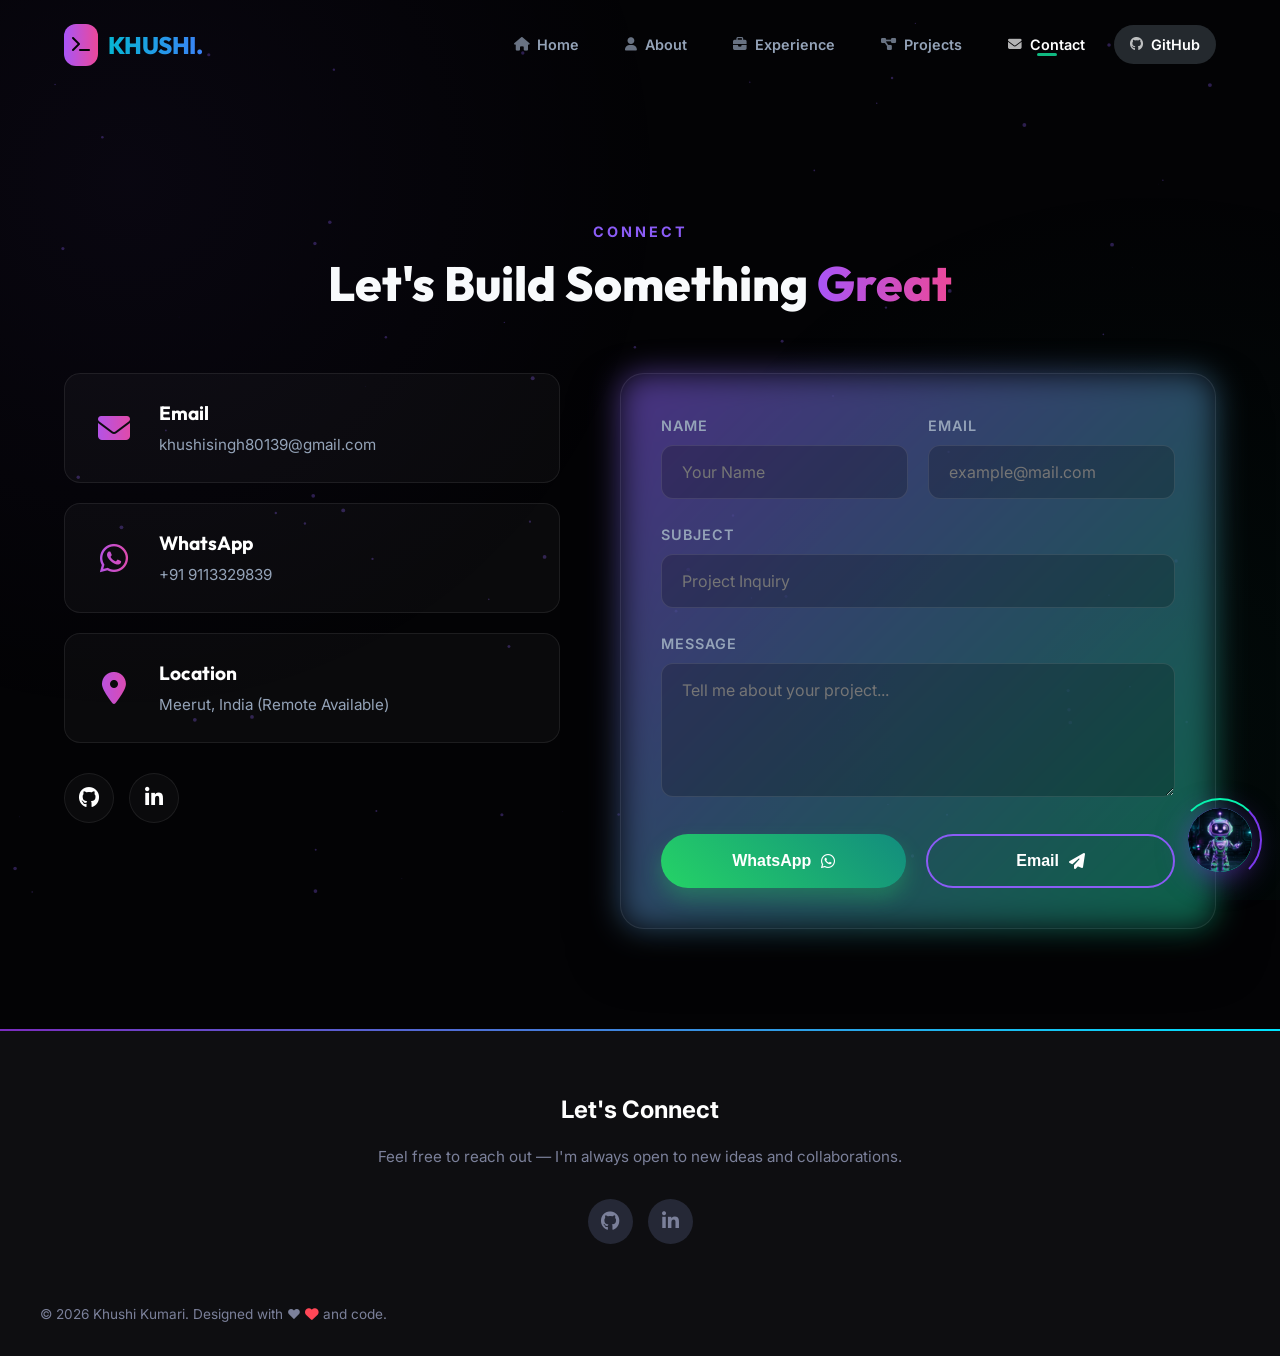
<file: Contact/index.html>
<!DOCTYPE html>
<html lang="en">
<head>
    <meta charset="UTF-8">
    <meta name="viewport" content="width=device-width, initial-scale=1.0">
    <title>Contact - Khushi Kumari | Developer</title>
    
    <link rel="preconnect" href="https://fonts.googleapis.com">
    <link rel="preconnect" href="https://fonts.gstatic.com" crossorigin>
    <link href="https://fonts.googleapis.com/css2?family=Inter:wght@300;400;500;600;700&family=Outfit:wght@400;500;600;700;800;900&display=swap" rel="stylesheet">
    <link rel="stylesheet" href="https://cdnjs.cloudflare.com/ajax/libs/font-awesome/6.5.1/css/all.min.css">
    
    <!-- Shared Styles -->
    <link rel="stylesheet" href="../styles.css">
    <link rel="stylesheet" href="styles.css">
</head>
<body class="dark-theme">

    <div id="custom-cursor"></div>
    <div id="cursor-blur"></div>

    <div class="bg-gradient"></div>
    <canvas id="canvas-dots"></canvas>

    <nav class="nav-glass" id="navbar">
        <div class="container nav-container">
            <a href="../index.html" class="logo">
                <span class="logo-icon"><i class="fas fa-terminal"></i></span>
                <span class="logo-text">KHUSHI.</span>
            </a>
            
            <div class="nav-links" id="nav-menu">
                <a href="../index.html" class="nav-pill"><i class="fas fa-home"></i> Home</a>
                <a href="../about/index.html" class="nav-pill"><i class="fas fa-user"></i> About</a>
                <a href="../Project/index.html" class="nav-pill"><i class="fas fa-briefcase"></i> Experience</a>
                <a href="../Resume/index.html" class="nav-pill"><i class="fas fa-project-diagram"></i> Projects</a>
                <a href="index.html" class="nav-pill active"><i class="fas fa-envelope"></i> Contact</a>
                <a href="https://github.com/Khushi1841" target="_blank" class="nav-pill github-btn"><i class="fab fa-github"></i> GitHub</a>
            </div>

            <button class="menu-toggle" id="menu-toggle">
                <span></span><span></span>
            </button>
        </div>
    </nav>

    <main style="padding-top: 120px;">
        <section class="sec-padding section-active" id="contact">
            <div class="container section-head center">
                <span class="section-tag reveal">Connect</span>
                <h2 class="section-title reveal">Let's Build Something <span class="gradient-text">Great</span></h2>
            </div>
            
            <div class="container contact-split">
                <div class="contact-methods reveal">
                    <div class="method-card">
                        <i class="fas fa-envelope"></i>
                        <div>
                            <h4>Email</h4>
                            <p>khushisingh80139@gmail.com</p>
                        </div>
                    </div>
                    <div class="method-card">
                        <i class="fab fa-whatsapp"></i>
                        <div>
                            <h4>WhatsApp</h4>
                            <p>+91 9113329839</p>
                        </div>
                    </div>
                    <div class="method-card">
                        <i class="fas fa-map-marker-alt"></i>
                        <div>
                            <h4>Location</h4>
                            <p>Meerut, India (Remote Available)</p>
                        </div>
                    </div>
                    
                    <div class="social-row">
                        <a href="https://github.com/Khushi1841" target="_blank"><i class="fab fa-github"></i></a>
                        <a href="https://www.linkedin.com/in/khushi41" target="_blank"><i class="fab fa-linkedin-in"></i></a>
                    </div>
                </div>
                
                <div class="contact-form-glass reveal">
                    <form id="contact-form">
                        <div class="input-grid">
                            <div class="input-wrap">
                                <label>Name</label>
                                <input type="text" id="name" placeholder="Your Name" required>
                            </div>
                            <div class="input-wrap">
                                <label>Email</label>
                                <input type="email" id="email" placeholder="example@mail.com" required>
                            </div>
                        </div>
                        <div class="input-wrap">
                            <label>Subject</label>
                            <input type="text" id="subject" placeholder="Project Inquiry">
                        </div>
                        <div class="input-wrap">
                            <label>Message</label>
                            <textarea id="message" rows="5" placeholder="Tell me about your project..." required></textarea>
                        </div>
                        <div class="form-btns">
                            <button type="button" id="btn-whatsapp" class="btn-primary">WhatsApp <i class="fab fa-whatsapp"></i></button>
                            <button type="button" id="btn-email" class="btn-outline">Email <i class="fas fa-paper-plane"></i></button>
                        </div>
                    </form>
                </div>
            </div>
        </section>
    </main>

    <footer class="footer-connect">
        <div class="footer-gradient-line"></div>
        <div class="container footer-content">
            <h2 class="footer-title">Let's Connect</h2>
            <p class="footer-subtext">Feel free to reach out — I'm always open to new ideas and collaborations.</p>
            <div class="footer-socials">
                <a href="https://github.com/Khushi1841" target="_blank" class="social-circle"><i class="fab fa-github"></i></a>
                <a href="https://www.linkedin.com/in/khushi41" target="_blank" class="social-circle"><i class="fab fa-linkedin-in"></i></a>
            </div>
        </div>
        <div class="footer-bottom">
            <p>&copy; 2026 Khushi Kumari. Designed with ❤️ <i class="fas fa-heart" style="color: #ff4757;"></i> and code.</p>
        </div>
    </footer>

    <!-- Bot Integration -->
    <script src="../chatbot/aksh.js"></script>
    <script src="../script.js"></script>
    <script src="script.js"></script>
</body>
</html>
</file>
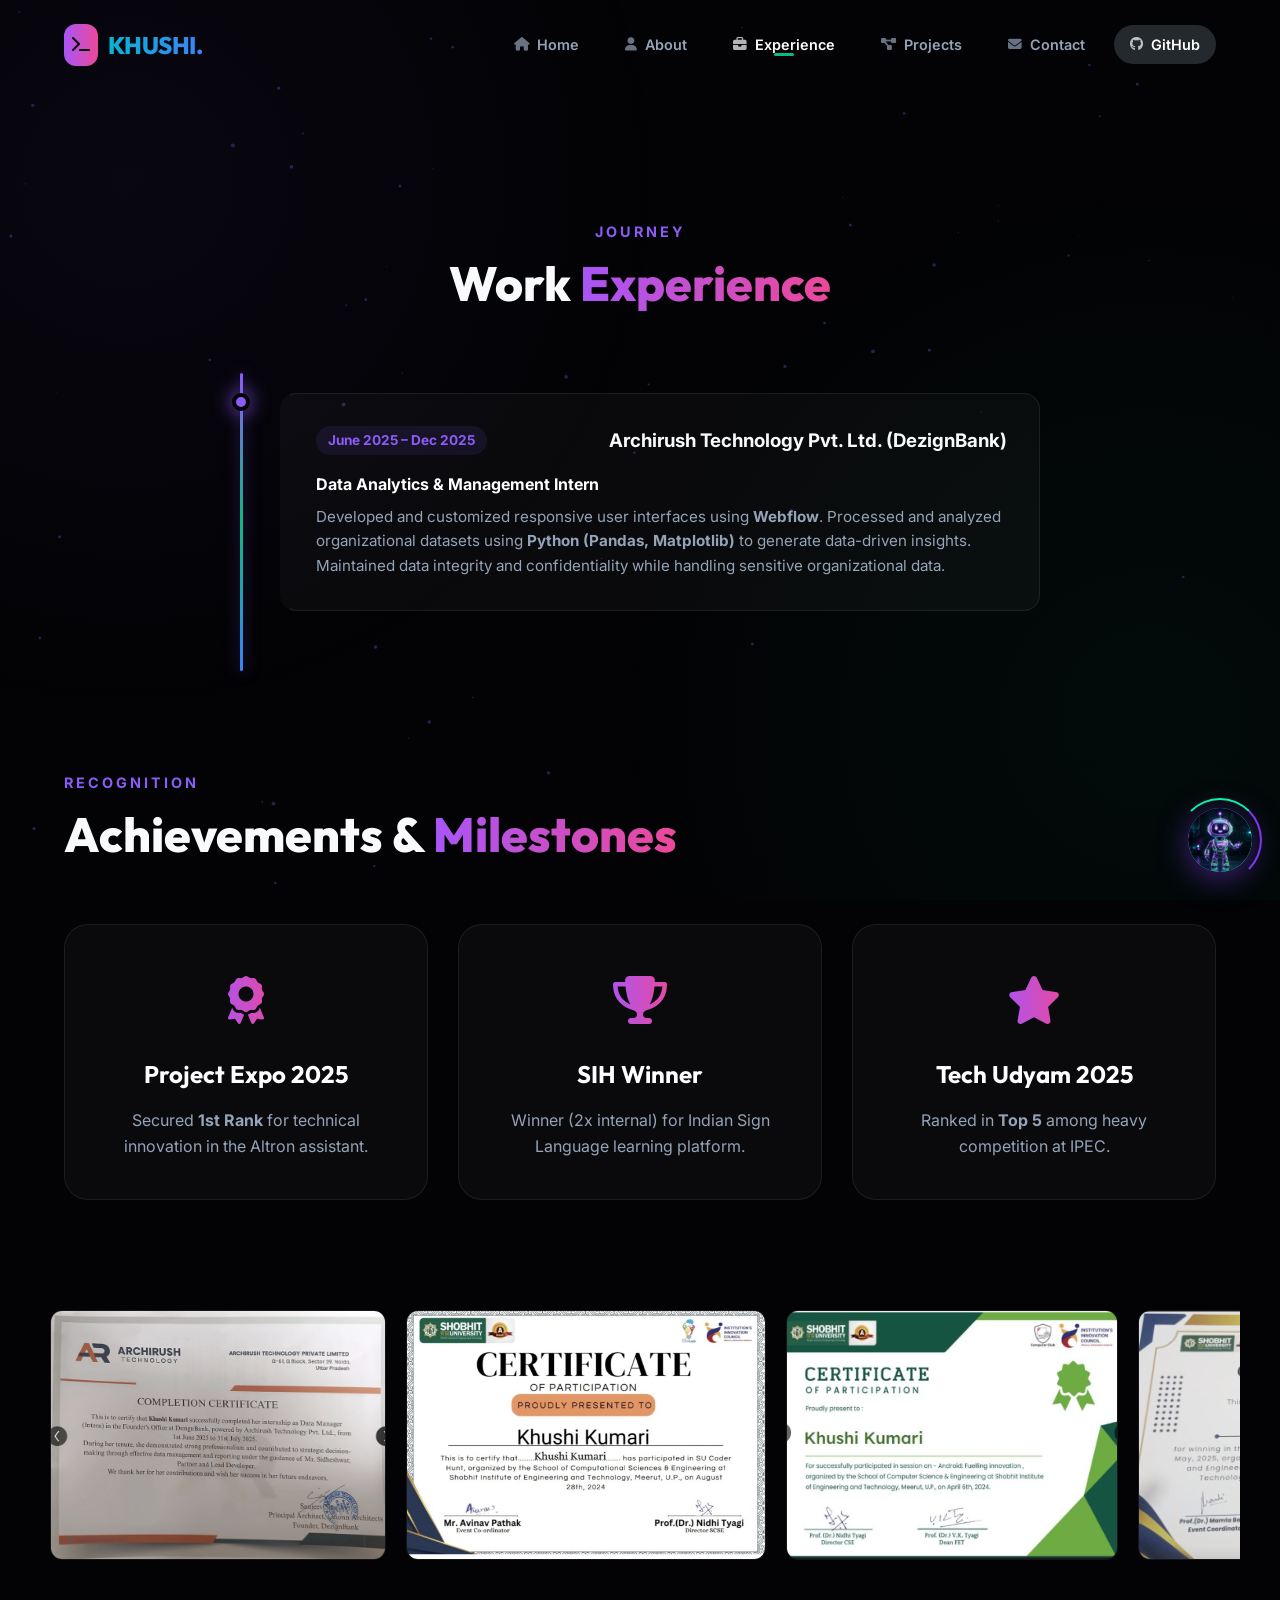
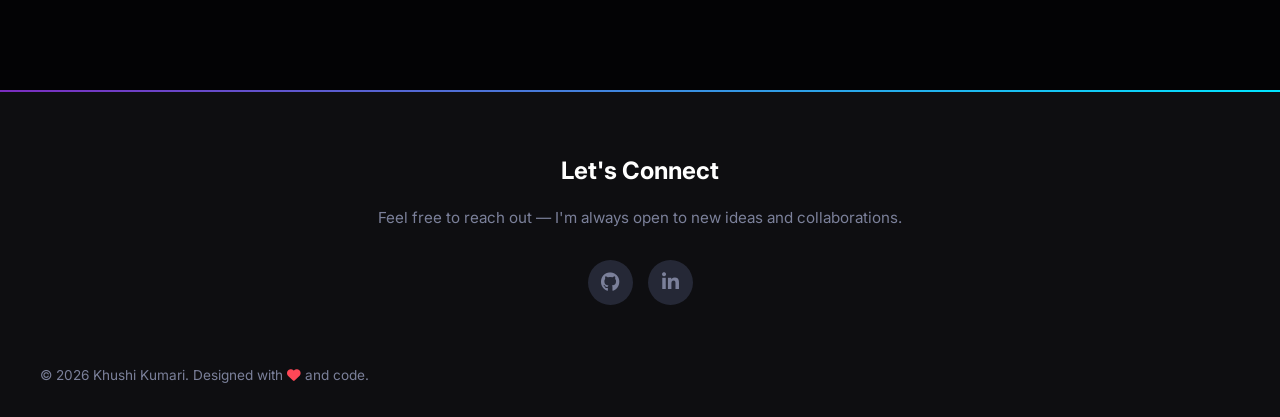
<file: Project/index.html>
<!DOCTYPE html>
<html lang="en">
<head>
    <meta charset="UTF-8">
    <meta name="viewport" content="width=device-width, initial-scale=1.0">
    <title>Experience - Khushi Kumari | Developer</title>
    <meta name="description" content="Work experience and internship of Khushi Kumari — Data Analytics Intern at DezignBank.">
    
    <link rel="preconnect" href="https://fonts.googleapis.com">
    <link rel="preconnect" href="https://fonts.gstatic.com" crossorigin>
    <link href="https://fonts.googleapis.com/css2?family=Inter:wght@300;400;500;600;700&family=Outfit:wght@400;500;600;700;800;900&display=swap" rel="stylesheet">
    <link rel="stylesheet" href="https://cdnjs.cloudflare.com/ajax/libs/font-awesome/6.5.1/css/all.min.css">
    
    <!-- Shared Styles -->
    <link rel="stylesheet" href="../styles.css">
    <!-- Local Styles -->
    <link rel="stylesheet" href="styles.css">
</head>
<body class="dark-theme">

    <div id="custom-cursor"></div>
    <div id="cursor-blur"></div>

    <div class="bg-gradient"></div>
    <canvas id="canvas-dots"></canvas>

    <!-- Navbar -->
    <nav class="nav-glass" id="navbar">
        <div class="container nav-container">
            <a href="../index.html" class="logo">
                <span class="logo-icon"><i class="fas fa-terminal"></i></span>
                <span class="logo-text">KHUSHI.</span>
            </a>
            
            <div class="nav-links" id="nav-menu">
                <a href="../index.html" class="nav-pill"><i class="fas fa-home"></i> Home</a>
                <a href="../about/index.html" class="nav-pill"><i class="fas fa-user"></i> About</a>
                <a href="index.html" class="nav-pill active"><i class="fas fa-briefcase"></i> Experience</a>
                <a href="../Resume/index.html" class="nav-pill"><i class="fas fa-project-diagram"></i> Projects</a>
                <a href="../Contact/index.html" class="nav-pill"><i class="fas fa-envelope"></i> Contact</a>
                <a href="https://github.com/Khushi1841" target="_blank" class="nav-pill github-btn"><i class="fab fa-github"></i> GitHub</a>
            </div>

            <button class="menu-toggle" id="menu-toggle">
                <span></span><span></span>
            </button>
        </div>
    </nav>

    <main style="padding-top: 120px;">
        <section class="sec-padding section-active" id="experience">
            <div class="container section-head center">
                <span class="section-tag reveal">Journey</span>
                <h2 class="section-title reveal">Work <span class="gradient-text">Experience</span></h2>
            </div>

            <div class="container timeline-wrapper reveal">
                <div class="timeline-line"></div>

                <div class="timeline-event">
                    <div class="event-dot"></div>
                    <div class="event-content glass-card">
                        <div class="event-header">
                            <span class="event-date">June 2025 – Dec 2025</span>
                            <h3>Archirush Technology Pvt. Ltd. (DezignBank)</h3>
                        </div>
                        <p class="event-role">Data Analytics &amp; Management Intern</p>
                        <p class="event-desc">
                            Developed and customized responsive user interfaces using <b>Webflow</b>. Processed and analyzed organizational datasets using <b>Python (Pandas, Matplotlib)</b> to generate data-driven insights. Maintained data integrity and confidentiality while handling sensitive organizational data.
                        </p>
                    </div>
                </div>
            </div>

            <!-- Achievements -->
            <div class="container section-head" style="margin-top: 100px;">
                <span class="section-tag reveal">Recognition</span>
                <h2 class="section-title reveal">Achievements &amp; <span class="gradient-text">Milestones</span></h2>
            </div>
            
            <div class="container achievement-strip reveal-stagger">
                <div class="ach-box">
                    <div class="ach-icon"><i class="fas fa-award"></i></div>
                    <h3>Project Expo 2025</h3>
                    <p>Secured <strong>1st Rank</strong> for technical innovation in the Altron assistant.</p>
                </div>
                <div class="ach-box">
                    <div class="ach-icon"><i class="fas fa-trophy"></i></div>
                    <h3>SIH Winner</h3>
                    <p>Winner (2x internal) for Indian Sign Language learning platform.</p>
                </div>
                <div class="ach-box">
                    <div class="ach-icon"><i class="fas fa-star"></i></div>
                    <h3>Tech Udyam 2025</h3>
                    <p>Ranked in <strong>Top 5</strong> among heavy competition at IPEC.</p>
                </div>
            </div>

            <!-- Certificates Slider -->
            <div class="container cert-slider reveal" style="margin-top: 60px;">
                <div class="cert-track">
                    <img src="../Data/images/Certificates/dezignbank.png" alt="Cert">
                    <img src="../Data/images/Certificates/su coder hunt.png" alt="Cert">
                    <img src="../Data/images/Certificates/Android fueling.png" alt="Cert">
                    <img src="../Data/images/Certificates/First Rank Project Expo.png" alt="Cert">
                    <img src="../Data/images/Certificates/Geeks den.png" alt="Cert">
                    <img src="../Data/images/Certificates/Great Learninig.png" alt="Cert">
                    <img src="../Data/images/Certificates/IOt.png" alt="Cert">
                    <img src="../Data/images/Certificates/Jims.png" alt="Cert">
                    <img src="../Data/images/Certificates/Meerut Tech connect.png" alt="Cert">
                    <img src="../Data/images/Certificates/React.png" alt="Cert">
                    <img src="../Data/images/Certificates/Su code quest.png" alt="Cert">
                    <img src="../Data/images/Certificates/su code blaze.png" alt="Cert">
                    <img src="../Data/images/Certificates/Tech Nexus.png" alt="Cert">
                </div>
            </div>
        </section>
    </main>

    <footer class="footer-connect">
        <div class="footer-gradient-line"></div>
        <div class="container footer-content">
            <h2 class="footer-title">Let's Connect</h2>
            <p class="footer-subtext">Feel free to reach out — I'm always open to new ideas and collaborations.</p>
            <div class="footer-socials">
                <a href="https://github.com/Khushi1841" target="_blank" class="social-circle"><i class="fab fa-github"></i></a>
                <a href="https://www.linkedin.com/in/khushi41" target="_blank" class="social-circle"><i class="fab fa-linkedin-in"></i></a>
            </div>
        </div>
        <div class="footer-bottom">
            <p>&copy; 2026 Khushi Kumari. Designed with <i class="fas fa-heart" style="color: #ff4757;"></i> and code.</p>
        </div>
    </footer>

    <script src="../chatbot/aksh.js"></script>
    <script src="../script.js"></script>
    <script src="script.js"></script>
</body>
</html>
</file>
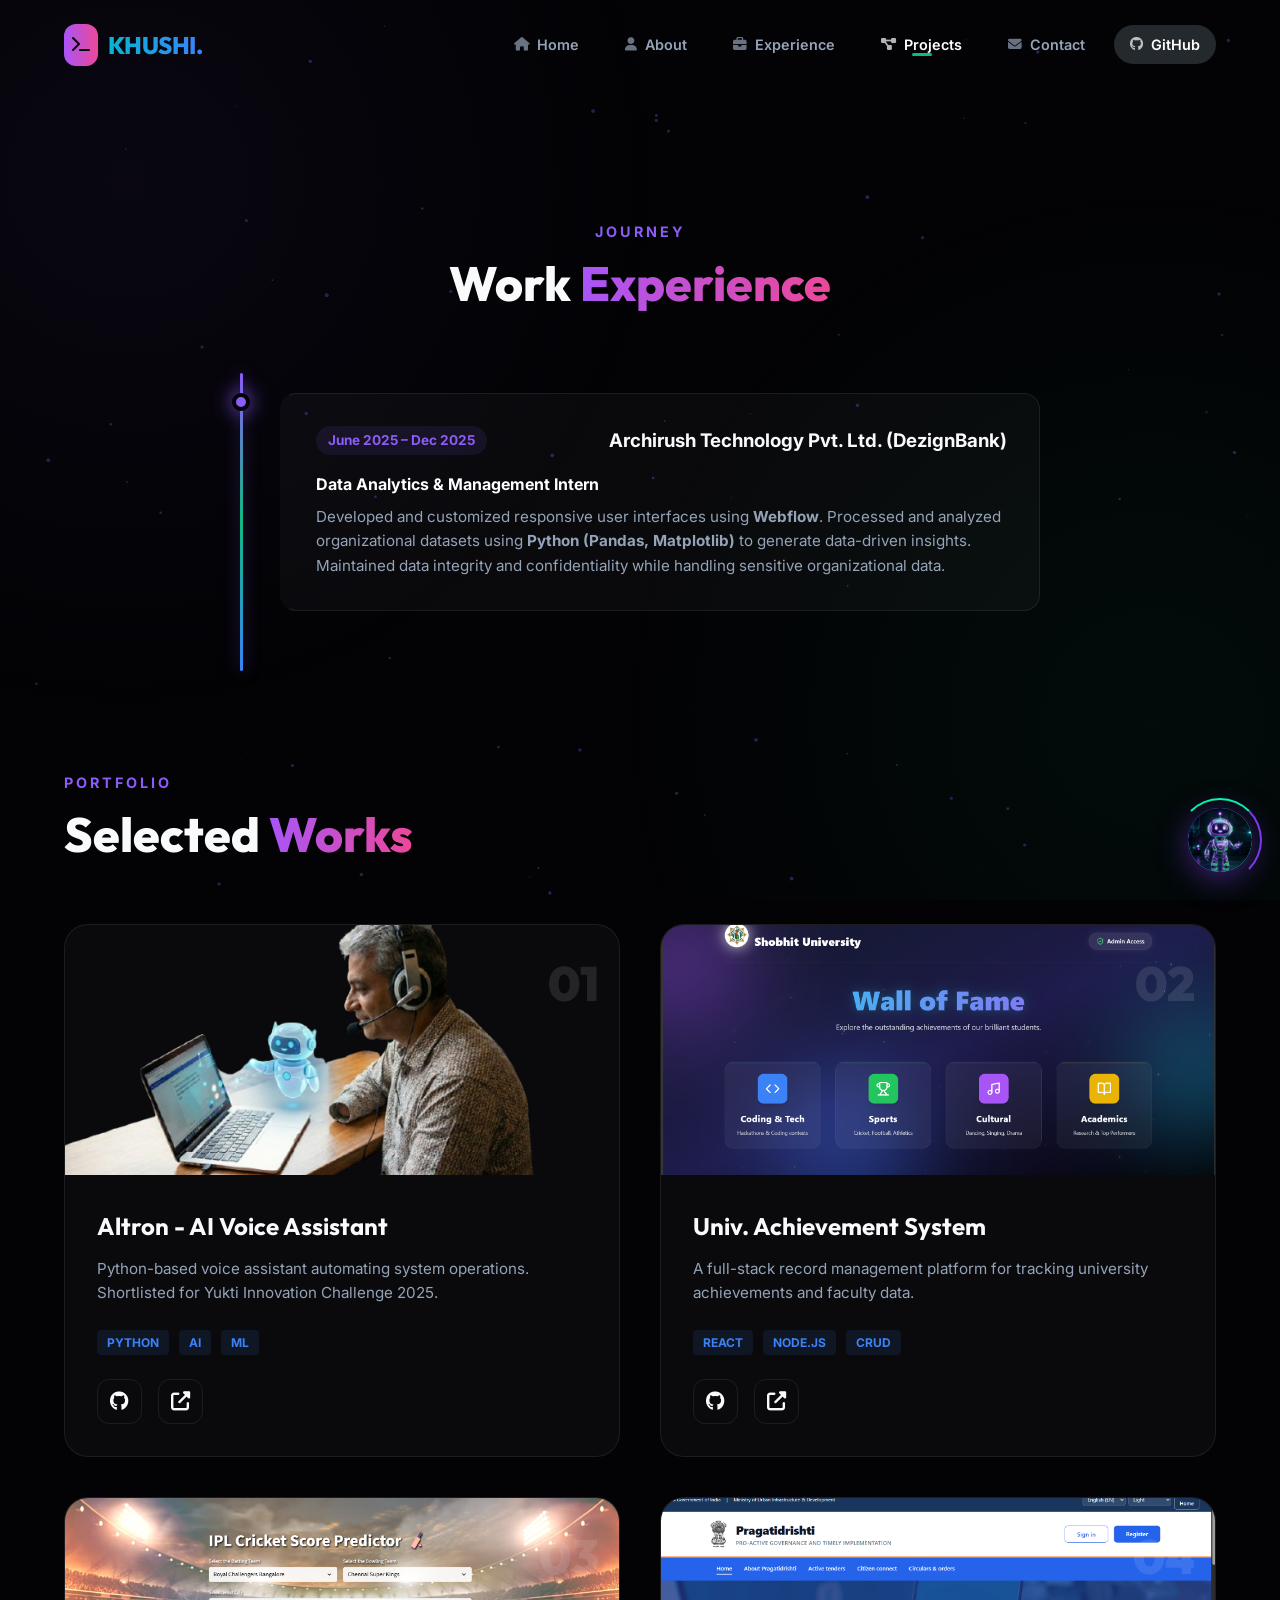
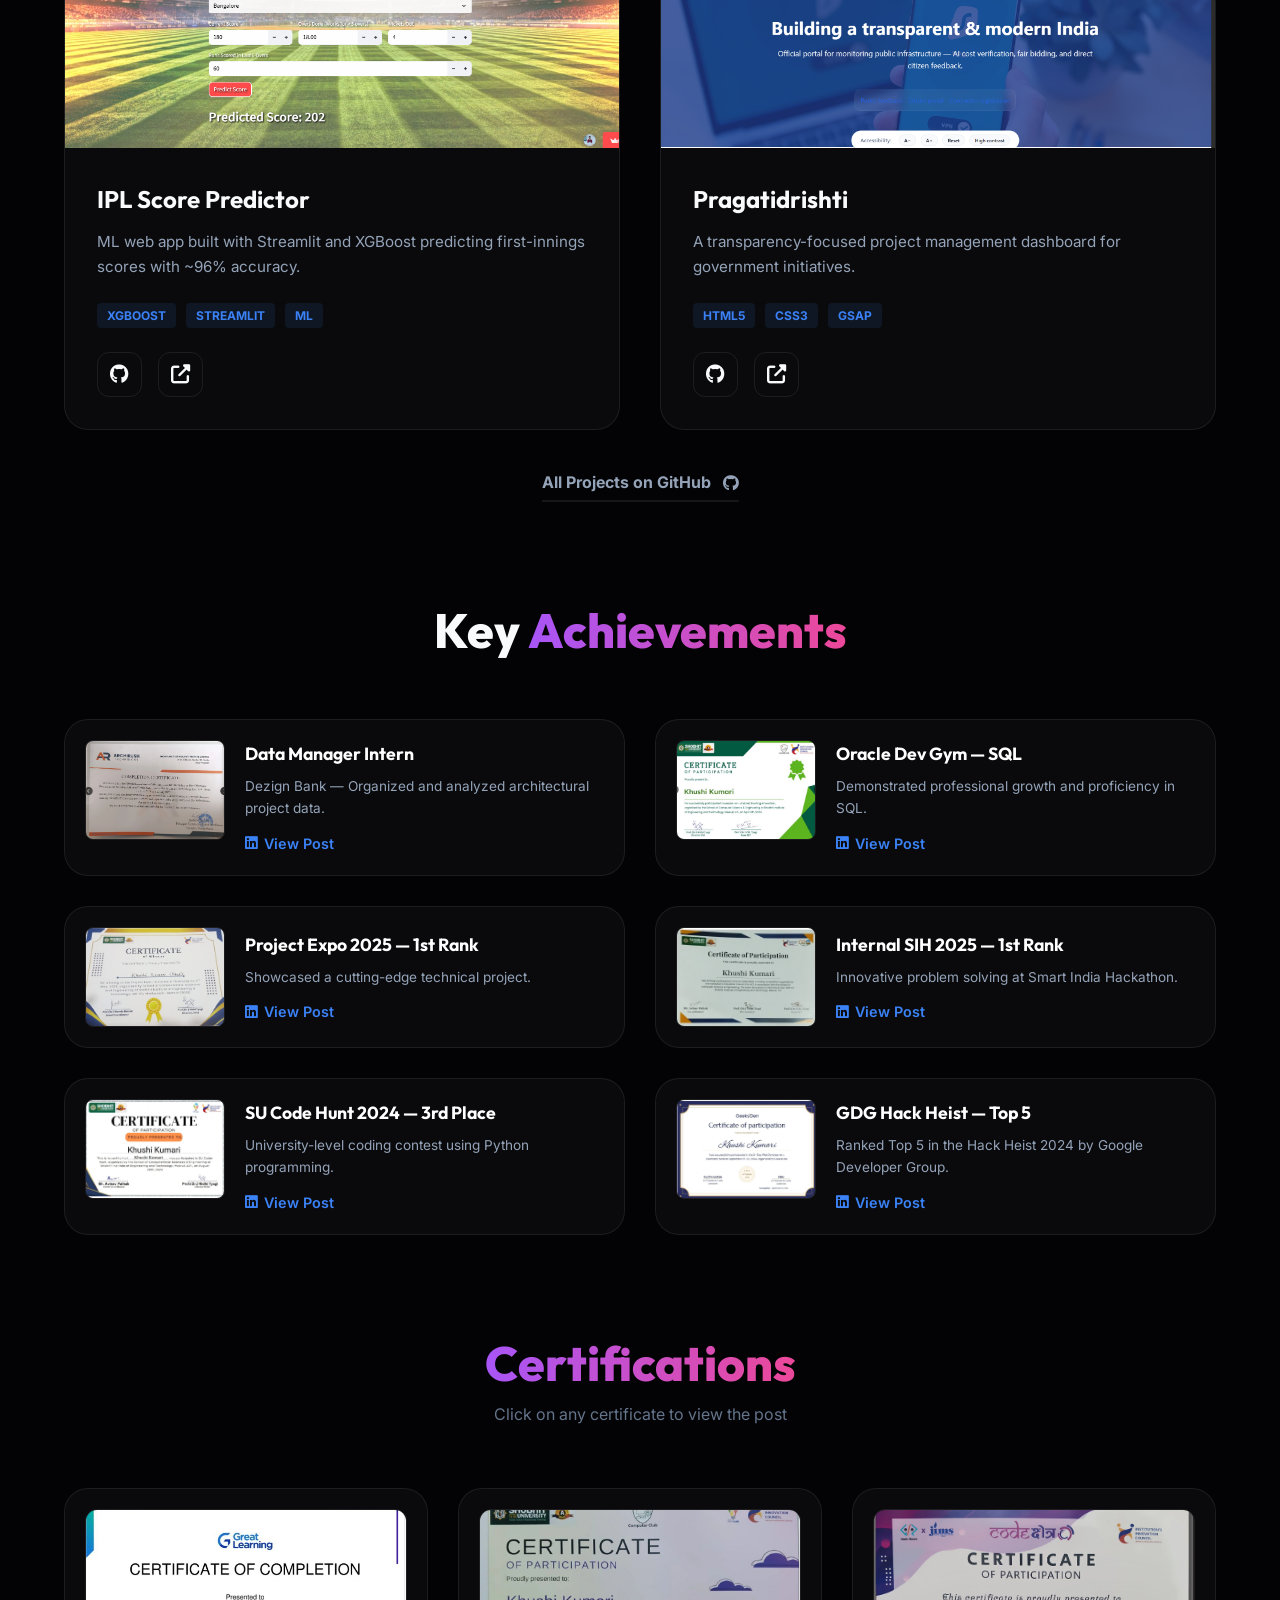
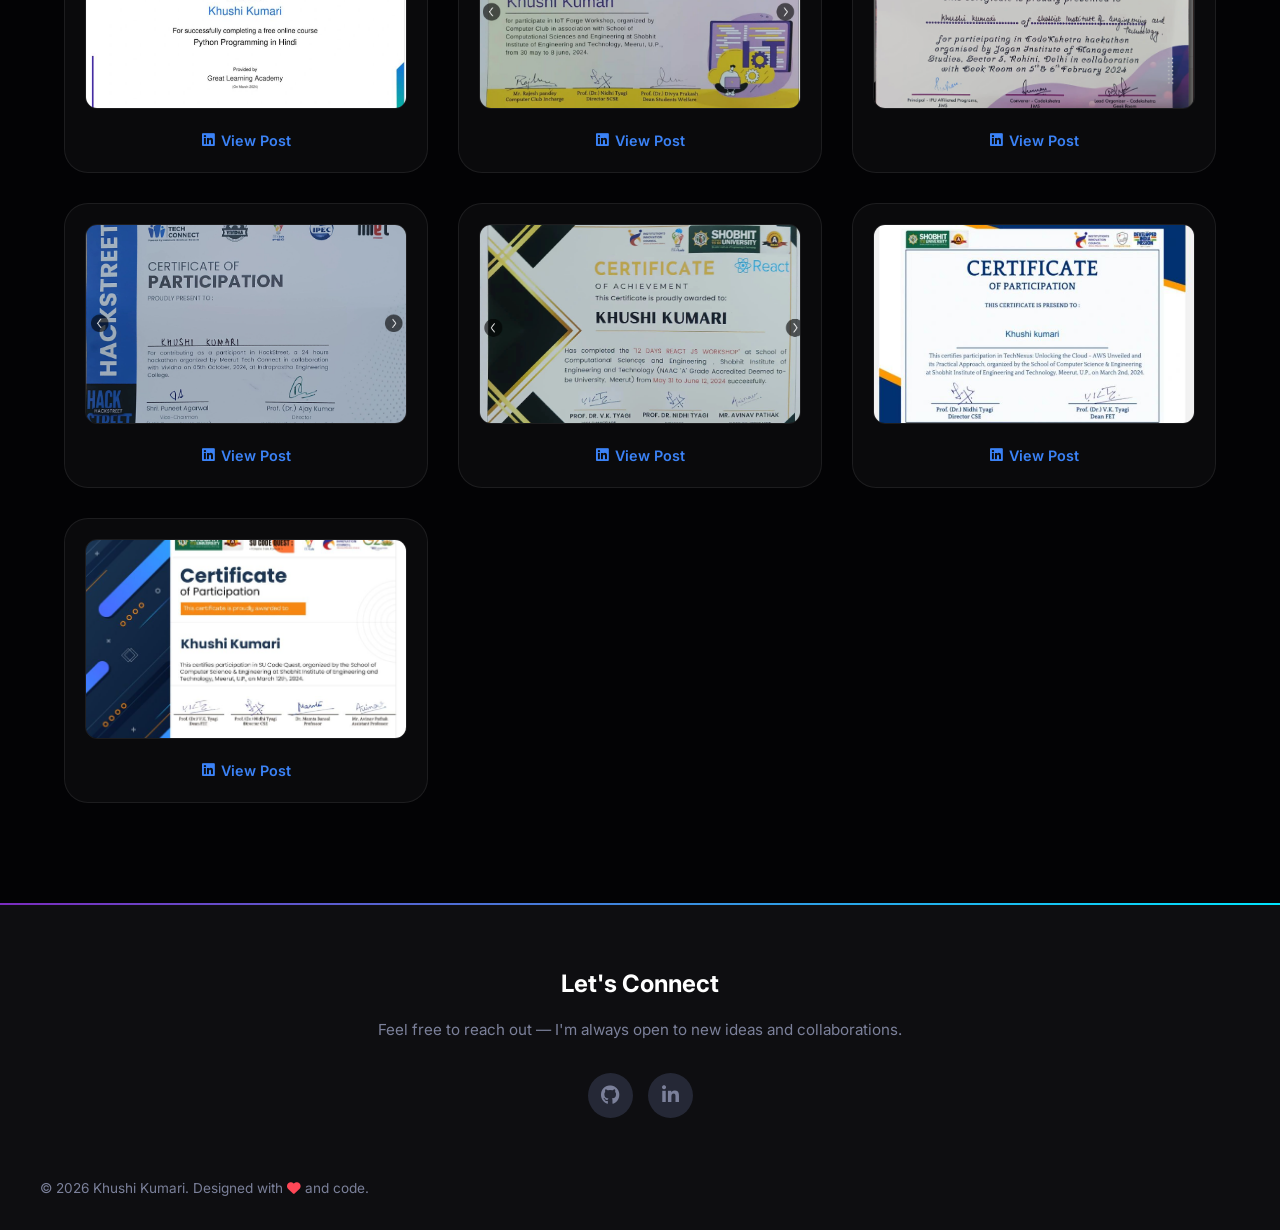
<file: Resume/index.html>
<!DOCTYPE html>
<html lang="en">
<head>
    <meta charset="UTF-8">
    <meta name="viewport" content="width=device-width, initial-scale=1.0">
    <title>Experience - Khushi Kumari | Developer</title>
    
    <link rel="preconnect" href="https://fonts.googleapis.com">
    <link rel="preconnect" href="https://fonts.gstatic.com" crossorigin>
    <link href="https://fonts.googleapis.com/css2?family=Inter:wght@300;400;500;600;700&family=Outfit:wght@400;500;600;700;800;900&display=swap" rel="stylesheet">
    <link rel="stylesheet" href="https://cdnjs.cloudflare.com/ajax/libs/font-awesome/6.5.1/css/all.min.css">
    
    <link rel="stylesheet" href="../styles.css">
    <link rel="stylesheet" href="styles.css">
</head>
<body class="dark-theme">

    <div id="custom-cursor"></div>
    <div id="cursor-blur"></div>

    <div class="bg-gradient"></div>
    <canvas id="canvas-dots"></canvas>

    <nav class="nav-glass" id="navbar">
        <div class="container nav-container">
            <a href="../index.html" class="logo">
                <span class="logo-icon"><i class="fas fa-terminal"></i></span>
                <span class="logo-text">KHUSHI.</span>
            </a>
            
            <div class="nav-links" id="nav-menu">
                <a href="../index.html" class="nav-pill"><i class="fas fa-home"></i> Home</a>
                <a href="../about/index.html" class="nav-pill"><i class="fas fa-user"></i> About</a>
                <a href="../Project/index.html" class="nav-pill"><i class="fas fa-briefcase"></i> Experience</a>
                <a href="index.html" class="nav-pill active"><i class="fas fa-project-diagram"></i> Projects</a>
                <a href="../Contact/index.html" class="nav-pill"><i class="fas fa-envelope"></i> Contact</a>
                <a href="https://github.com/Khushi1841" target="_blank" class="nav-pill github-btn"><i class="fab fa-github"></i> GitHub</a>
            </div>

            <button class="menu-toggle" id="menu-toggle">
                <span></span><span></span>
            </button>
        </div>
    </nav>

    <main style="padding-top: 120px;">
        <!-- Experience Section -->
        <section class="sec-padding section-active" id="experience">
            <div class="container section-head center">
                <span class="section-tag reveal">Journey</span>
                <h2 class="section-title reveal">Work <span class="gradient-text">Experience</span></h2>
            </div>
            
            <div class="container timeline-wrapper reveal">
                <div class="timeline-line"></div>
                <div class="timeline-event">
                    <div class="event-dot"></div>
                    <div class="event-content glass-card">
                        <div class="event-header">
                            <span class="event-date">June 2025 – Dec 2025</span>
                            <h3>Archirush Technology Pvt. Ltd. (DezignBank)</h3>
                        </div>
                        <p class="event-role">Data Analytics & Management Intern</p>
                        <p class="event-desc">
                            Developed and customized responsive user interfaces using <b>Webflow</b>. Processed and analyzed organizational datasets using <b>Python (Pandas, Matplotlib)</b> to generate data-driven insights. Maintained data integrity and confidentiality while handling sensitive organizational data.
                        </p>
                    </div>
                </div>
            </div>

            <!-- Projects -->
            <div class="container section-head" style="margin-top: 100px;">
                <span class="section-tag reveal">Portfolio</span>
                <h2 class="section-title reveal">Selected <span class="gradient-text">Works</span></h2>
            </div>
            
            <div class="container projects-grid reveal-stagger">
                <div class="project-card-premium">
                    <div class="project-img">
                        <img src="../Data/images/Projects/Aksh1.png" alt="Altron">
                        <div class="project-num">01</div>
                    </div>
                    <div class="project-info">
                        <h3>Altron - AI Voice Assistant</h3>
                        <p>Python-based voice assistant automating system operations. Shortlisted for Yukti Innovation Challenge 2025.</p>
                        <div class="project-tags">
                            <span>Python</span><span>AI</span><span>ML</span>
                        </div>
                        <div class="project-links">
                            <a href="https://github.com/Khushi1841/Altron" target="_blank" class="p-link"><i class="fab fa-github"></i></a>
                            <a href="#" class="p-link"><i class="fas fa-external-link-alt"></i></a>
                        </div>
                    </div>
                </div>

                <div class="project-card-premium">
                    <div class="project-img">
                        <img src="../Data/images/Projects/Notes App/university achievement System.png" alt="University System">
                        <div class="project-num">02</div>
                    </div>
                    <div class="project-info">
                        <h3>Univ. Achievement System</h3>
                        <p>A full-stack record management platform for tracking university achievements and faculty data.</p>
                        <div class="project-tags">
                            <span>React</span><span>Node.js</span><span>CRUD</span>
                        </div>
                        <div class="project-links">
                            <a href="https://github.com/Khushi1841/University-Achievement-System" target="_blank" class="p-link"><i class="fab fa-github"></i></a>
                            <a href="https://university-achievement-system.vercel.app/" target="_blank" class="p-link"><i class="fas fa-external-link-alt"></i></a>
                        </div>
                    </div>
                </div>

                <div class="project-card-premium">
                    <div class="project-img">
                        <img src="../Data/images/Projects/cricket_score_predict.png" alt="Cricket Prediction">
                        <div class="project-num">03</div>
                    </div>
                    <div class="project-info">
                        <h3>IPL Score Predictor</h3>
                        <p>ML web app built with Streamlit and XGBoost predicting first-innings scores with ~96% accuracy.</p>
                        <div class="project-tags">
                            <span>XGBoost</span><span>Streamlit</span><span>ML</span>
                        </div>
                        <div class="project-links">
                            <a href="https://github.com/Khushi1841/ipl_score_prediction" target="_blank" class="p-link"><i class="fab fa-github"></i></a>
                            <a href="https://cricketscoreprediction-aysyjutwfh8nacd9zwtpsn.streamlit.app/" target="_blank" class="p-link"><i class="fas fa-external-link-alt"></i></a>
                        </div>
                    </div>
                </div>

                <div class="project-card-premium">
                    <div class="project-img">
                        <img src="../Data/images/Projects/Pragatidrishti pic.png" alt="Pragatidrishti">
                        <div class="project-num">04</div>
                    </div>
                    <div class="project-info">
                        <h3>Pragatidrishti</h3>
                        <p>A transparency-focused project management dashboard for government initiatives.</p>
                        <div class="project-tags">
                            <span>HTML5</span><span>CSS3</span><span>GSAP</span>
                        </div>
                        <div class="project-links">
                            <a href="https://github.com/Khushi1841/pragatidrishti" target="_blank" class="p-link"><i class="fab fa-github"></i></a>
                            <a href="https://pragatidrishti.vercel.app/" target="_blank" class="p-link"><i class="fas fa-external-link-alt"></i></a>
                        </div>
                    </div>
                </div>
            </div>
            
            <div class="center mt-4">
                <a href="https://github.com/Khushi1841" target="_blank" class="btn-more reveal">All Projects on GitHub <i class="fab fa-github"></i></a>
            </div>

            <!-- Achievements -->
            <div class="container section-head center" style="margin-top: 100px;">
                <h2 class="section-title reveal">Key <span class="gradient-text">Achievements</span></h2>
            </div>
            
            <div class="container achievements-grid reveal-stagger">
                <!-- Removed GATE as it belongs to someone else's portfolio -->

                <div class="ach-card">
                    <div class="ach-img-wrapper">
                        <img src="../Data/images/Certificates/dezignbank.png" alt="Intern">
                    </div>
                    <div class="ach-info">
                        <h3>Data Manager Intern</h3>
                        <p>Dezign Bank — Organized and analyzed architectural project data.</p>
                        <a href="https://www.linkedin.com/posts/khushi41_internshipjourney-dezignbank-webflow-activity-7359426103448399872-zrmw?utm_source=share&utm_medium=member_desktop&rcm=ACoAAEdLYV8BdEVxuLOrkhEM2VzLN48PpL51aPs" target="_blank" class="linkedin-link"><i class="fab fa-linkedin"></i> View Post</a>
                    </div>
                </div>

                <div class="ach-card">
                    <div class="ach-img-wrapper">
                        <img src="../Data/images/Certificates/Android fueling.png" alt="Oracle SQL">
                    </div>
                    <div class="ach-info">
                        <h3>Oracle Dev Gym — SQL</h3>
                        <p>Demonstrated professional growth and proficiency in SQL.</p>
                        <a href="https://www.linkedin.com/posts/khushi41_oracledevgym-sql-professionalgrowth-activity-7350445367500427264-0tM7?utm_source=share&utm_medium=member_desktop&rcm=ACoAAEdLYV8BdEVxuLOrkhEM2VzLN48PpL51aPs" target="_blank" class="linkedin-link"><i class="fab fa-linkedin"></i> View Post</a>
                    </div>
                </div>

                <div class="ach-card">
                    <div class="ach-img-wrapper">
                        <img src="../Data/images/Certificates/First Rank Project Expo.png" alt="Project Expo">
                    </div>
                    <div class="ach-info">
                        <h3>Project Expo 2025 — 1st Rank</h3>
                        <p>Showcased a cutting-edge technical project.</p>
                        <a href="https://www.linkedin.com/posts/khushi41_voiceassistant-techinnovation-ai-activity-7325211968741474304-y1aa?utm_source=share&utm_medium=member_desktop&rcm=ACoAAEdLYV8BdEVxuLOrkhEM2VzLN48PpL51aPs" target="_blank" class="linkedin-link"><i class="fab fa-linkedin"></i> View Post</a>
                    </div>
                </div>

                <div class="ach-card">
                    <div class="ach-img-wrapper">
                        <img src="../Data/images/Certificates/su code blaze.png" alt="SIH">
                    </div>
                    <div class="ach-info">
                        <h3>Internal SIH 2025 — 1st Rank</h3>
                        <p>Innovative problem solving at Smart India Hackathon.</p>
                        <!-- 👇 Yahan 'Internal SIH 2025' ka link paste karein 👇 -->
                        <a href="LINK_HERE" target="_blank" class="linkedin-link"><i class="fab fa-linkedin"></i> View Post</a>
                    </div>
                </div>

                <div class="ach-card">
                    <div class="ach-img-wrapper">
                        <img src="../Data/images/Certificates/su coder hunt.png" alt="Code Hunt">
                    </div>
                    <div class="ach-info">
                        <h3>SU Code Hunt 2024 — 3rd Place</h3>
                        <p>University-level coding contest using Python programming.</p>
                        <!-- 👇 Yahan 'SU Code Hunt 2024' ka link paste karein 👇 -->
                        <a href="LINK_HERE" target="_blank" class="linkedin-link"><i class="fab fa-linkedin"></i> View Post</a>
                    </div>
                </div>

                <div class="ach-card">
                    <div class="ach-img-wrapper">
                        <img src="../Data/images/Certificates/Geeks den.png" alt="Hack Heist">
                    </div>
                    <div class="ach-info">
                        <h3>GDG Hack Heist — Top 5</h3>
                        <p>Ranked Top 5 in the Hack Heist 2024 by Google Developer Group.</p>
                        <!-- 👇 Yahan 'GDG Hack Heist' ka link paste karein 👇 -->
                        <a href="LINK_HERE" target="_blank" class="linkedin-link"><i class="fab fa-linkedin"></i> View Post</a>
                    </div>
                </div>
            </div>
            
            <!-- Certifications -->
            <div class="container section-head center" style="margin-top: 100px;">
                <h2 class="section-title reveal"><span class="gradient-text">Certifications</span></h2>
                <p class="text-muted" style="margin-top: 10px;">Click on any certificate to view the post</p>
            </div>

            <div class="container cert-grid reveal-stagger">
                <div class="cert-card">
                    <div class="cert-img-wrapper">
                        <img src="../Data/images/Certificates/Great Learninig.png" alt="Great Learning Cert">
                    </div>
                    <!-- 👇 Yahan 'Great Learning' ka link paste karein 👇 -->
                    <a href="LINK_HERE" target="_blank" class="linkedin-link"><i class="fab fa-linkedin"></i> View Post</a>
                </div>
                <div class="cert-card">
                    <div class="cert-img-wrapper">
                        <img src="../Data/images/Certificates/IOt.png" alt="IoT Cert">
                    </div>
                    <!-- 👇 Yahan 'IoT' ka link paste karein 👇 -->
                    <a href="LINK_HERE" target="_blank" class="linkedin-link"><i class="fab fa-linkedin"></i> View Post</a>
                </div>
                <div class="cert-card">
                    <div class="cert-img-wrapper">
                        <img src="../Data/images/Certificates/Jims.png" alt="JIMS Cert">
                    </div>
                    <!-- 👇 Yahan 'JIMS' ka link paste karein 👇 -->
                    <a href="LINK_HERE" target="_blank" class="linkedin-link"><i class="fab fa-linkedin"></i> View Post</a>
                </div>
                <div class="cert-card">
                    <div class="cert-img-wrapper">
                        <img src="../Data/images/Certificates/Meerut Tech connect.png" alt="Meerut Tech Connect Cert">
                    </div>
                    <!-- 👇 Yahan 'Meerut Tech Connect' ka link paste karein 👇 -->
                    <a href="LINK_HERE" target="_blank" class="linkedin-link"><i class="fab fa-linkedin"></i> View Post</a>
                </div>
                <div class="cert-card">
                    <div class="cert-img-wrapper">
                        <img src="../Data/images/Certificates/React.png" alt="React Cert">
                    </div>
                    <!-- 👇 Yahan 'React' ka link paste karein 👇 -->
                    <a href="LINK_HERE" target="_blank" class="linkedin-link"><i class="fab fa-linkedin"></i> View Post</a>
                </div>
                <div class="cert-card">
                    <div class="cert-img-wrapper">
                        <img src="../Data/images/Certificates/Tech Nexus.png" alt="Tech Nexus Cert">
                    </div>
                    <!-- 👇 Yahan 'Tech Nexus' ka link paste karein 👇 -->
                    <a href="LINK_HERE" target="_blank" class="linkedin-link"><i class="fab fa-linkedin"></i> View Post</a>
                </div>
                <div class="cert-card">
                    <div class="cert-img-wrapper">
                        <img src="../Data/images/Certificates/Su code quest.png" alt="SU Code Quest Cert">
                    </div>
                    <!-- 👇 Yahan 'SU Code Quest' ka link paste karein 👇 -->
                    <a href="LINK_HERE" target="_blank" class="linkedin-link"><i class="fab fa-linkedin"></i> View Post</a>
                </div>
            </div>
        </section>
    </main>

    <footer class="footer-connect">
        <div class="footer-gradient-line"></div>
        <div class="container footer-content">
            <h2 class="footer-title">Let's Connect</h2>
            <p class="footer-subtext">Feel free to reach out — I'm always open to new ideas and collaborations.</p>
            <div class="footer-socials">
                <a href="https://github.com/Khushi1841" target="_blank" class="social-circle"><i class="fab fa-github"></i></a>
                <a href="https://www.linkedin.com/in/khushi41" target="_blank" class="social-circle"><i class="fab fa-linkedin-in"></i></a>
            </div>
        </div>
        <div class="footer-bottom">
            <p>&copy; 2026 Khushi Kumari. Designed with <i class="fas fa-heart" style="color: #ff4757;"></i> and code.</p>
        </div>
    </footer>

    <script src="../chatbot/aksh.js"></script>
    <script src="../script.js"></script>
    <script src="script.js"></script>
</body>
</html>
</file>
<file: styles.css>
/* 
   KHUSHI KUMARI - PREMIUM PORTFOLIO DESIGN SYSTEM
   Theme: Cyber-Luxe (Violet-Emerald-Azure)
*/

:root {
  --bg-dark: #030305;
  --bg-darker: #010102;
  --bg-glass: rgba(255, 255, 255, 0.03);
  --bg-glass-hover: rgba(255, 255, 255, 0.06);
  --border-glass: rgba(255, 255, 255, 0.08);
  
  --accent-violet: #8b5cf6;
  --accent-emerald: #10b981;
  --accent-azure: #3b82f6;
  --accent-pink: #ec4899;
  --accent-cyan: #06b6d4;
  
  --grad-main: linear-gradient(to right, #a855f7, #ec4899);
  --grad-logo: linear-gradient(to right, var(--accent-cyan), var(--accent-azure));
  --grad-btn: linear-gradient(to right, var(--accent-violet), var(--accent-cyan), var(--accent-emerald));
  --grad-surface: linear-gradient(180deg, rgba(255,255,255,0.05) 0%, transparent 100%);
  
  --text-primary: #f8fafc;
  --text-secondary: #94a3b8;
  --text-muted: #64748b;
  
  --font-heading: 'Outfit', sans-serif;
  --font-body: 'Inter', sans-serif;
  
  --container-max: 1200px;
  --radius-lg: 24px;
  --radius-md: 16px;
  --transition: all 0.4s cubic-bezier(0.23, 1, 0.32, 1);
}

/* --- Reset & Base --- */
* {
  margin: 0; padding: 0; box-sizing: border-box;
}

html {
  scroll-behavior: smooth;
  scroll-padding-top: 100px;
}

body {
  background-color: var(--bg-dark);
  color: var(--text-primary);
  font-family: var(--font-body);
  line-height: 1.6;
  overflow-x: hidden;
  -webkit-font-smoothing: antialiased;
}

/* Custom Scrollbar */
::-webkit-scrollbar { width: 6px; }
::-webkit-scrollbar-track { background: var(--bg-dark); }
::-webkit-scrollbar-thumb {
  background: var(--accent-violet);
  border-radius: 10px;
}

a { color: inherit; text-decoration: none; transition: var(--transition); }
img { max-width: 100%; display: block; }
ul { list-style: none; }

.container {
  max-width: var(--container-max);
  margin: 0 auto;
  padding: 0 24px;
}

.gradient-text {
  background: var(--grad-main);
  -webkit-background-clip: text;
  background-clip: text;
  -webkit-text-fill-color: transparent;
  color: transparent;
}

.text-white { color: white; }
.text-muted { color: var(--text-muted); }
.center { text-align: center; }
.mt-4 { margin-top: 40px; }

.sec-padding {
  padding: 100px 0;
}

.alt-bg {
  background-color: var(--bg-darker);
  position: relative;
}

/* --- Layout Elements --- */

/* Canvas/Background */
.bg-gradient {
  position: fixed;
  top: 0; left: 0; width: 100%; height: 100%;
  z-index: -2;
  background: 
    radial-gradient(circle at 10% 20%, rgba(139, 92, 246, 0.05) 0%, transparent 40%),
    radial-gradient(circle at 90% 80%, rgba(16, 185, 129, 0.05) 0%, transparent 40%);
}

#canvas-dots {
  position: fixed;
  top: 0; left: 0; width: 100%; height: 100%;
  z-index: -1;
  pointer-events: none;
}

/* Navbar */
.nav-glass {
  position: fixed;
  top: 0; left: 0; width: 100%;
  z-index: 1000;
  padding: 24px 0;
  transition: var(--transition);
}

.nav-glass.scrolled {
  padding: 16px 0;
  background: rgba(3, 3, 5, 0.8);
  backdrop-filter: blur(20px);
  border-bottom: 1px solid var(--border-glass);
}

.nav-container {
  display: flex;
  justify-content: space-between;
  align-items: center;
}

.logo {
  display: flex;
  align-items: center;
  gap: 10px;
  font-family: var(--font-heading);
  font-weight: 800;
  font-size: 1.5rem;
  letter-spacing: -0.5px;
}

.logo-text {
  background: var(--grad-logo);
  -webkit-background-clip: text;
  background-clip: text;
  -webkit-text-fill-color: transparent;
  color: transparent;
}

.logo-icon {
  background: var(--grad-main);
  padding: 8px;
  border-radius: 12px;
  color: var(--bg-dark);
  font-size: 1rem;
}

.nav-links {
  display: flex;
  gap: 12px;
  align-items: center;
}

.nav-pill {
  display: flex;
  align-items: center;
  gap: 8px;
  padding: 8px 16px;
  border-radius: 50px;
  font-size: 0.9rem;
  font-weight: 600;
  color: var(--text-secondary);
  background: transparent;
  border: 1px solid transparent;
  transition: var(--transition);
}

.nav-pill i {
  font-size: 0.85rem;
  opacity: 0.7;
}

.nav-pill:hover {
  color: white;
}

.nav-pill.active {
  background: transparent;
  border-color: transparent;
  color: white;
  position: relative;
}

.nav-pill.active::after {
  content: '';
  position: absolute;
  bottom: 8px;
  left: 50%;
  transform: translateX(-50%);
  width: 20px;
  height: 3px;
  background-color: var(--accent-emerald);
  border-radius: 2px;
}

.github-btn {
  background: #24292e !important;
  color: white !important;
  border: none !important;
}

.github-btn:hover {
  background: #2b3137 !important;
  box-shadow: 0 5px 15px rgba(0,0,0,0.3) !important;
}

/* Menu Toggle */
.menu-toggle {
  display: none;
  background: none; border: none;
  cursor: pointer;
  width: 30px; height: 20px;
  position: relative;
}

.menu-toggle span {
  display: block;
  width: 100%; height: 2px;
  background: white;
  position: absolute;
  transition: var(--transition);
}

.menu-toggle span:first-child { top: 0; }
.menu-toggle span:nth-child(2) { top: 50%; transform: translateY(-50%); }
.menu-toggle span:last-child { bottom: 0; }

/* --- Hero Section --- */
.hero-sec {
  min-height: 100vh;
  display: flex;
  align-items: center;
  padding-top: 100px;
  position: relative;
}

.hero-grid {
  display: grid;
  grid-template-columns: 1.2fr 0.8fr;
  align-items: center;
  gap: 100px;
}

.badge-premium {
  display: inline-flex;
  align-items: center;
  gap: 8px;
  padding: 6px 16px;
  background: var(--bg-glass);
  border: 1px solid var(--border-glass);
  border-radius: 50px;
  font-size: 0.85rem;
  font-weight: 600;
  color: var(--accent-emerald);
  margin-bottom: 24px;
}

.badge-dot {
  width: 8px; height: 8px;
  background: var(--accent-emerald);
  border-radius: 50%;
  box-shadow: 0 0 10px var(--accent-emerald);
}

.hero-heading {
  font-family: var(--font-heading);
  font-size: clamp(3rem, 7vw, 4.5rem);
  line-height: 1.2;
  font-weight: 900;
  margin-bottom: 24px;
}

.hero-role {
  font-size: 1.8rem;
  font-weight: 700;
  color: var(--accent-emerald);
  margin-bottom: 32px;
  min-height: 1.6em;
  white-space: nowrap;
}

.hero-greeting {
  font-size: 1.4rem;
  font-weight: 600;
  margin-bottom: 16px;
}

.hero-subtext {
  font-size: 1.25rem;
  line-height: 1.8;
  color: var(--text-secondary);
  max-width: 600px;
  margin-bottom: 50px;
}

.hero-actions {
  display: flex;
  gap: 16px;
  margin-bottom: 60px;
}

.btn-glow {
  background: var(--grad-btn);
  color: var(--bg-dark);
  padding: 16px 36px;
  border-radius: 50px;
  font-weight: 800;
  box-shadow: 0 10px 30px rgba(6, 182, 212, 0.3);
}

.btn-glow:hover {
  transform: scale(1.05);
  box-shadow: 0 15px 40px rgba(139, 92, 246, 0.6);
}

.btn-outline {
  background: rgba(255, 255, 255, 0.05);
  border: 1px solid var(--accent-cyan);
  padding: 16px 36px;
  border-radius: 50px;
  font-weight: 700;
  color: white;
  transition: var(--transition);
}

.btn-outline:hover {
  background: rgba(6, 182, 212, 0.1);
  box-shadow: 0 0 15px rgba(6, 182, 212, 0.3);
}

.hero-stats {
  display: flex;
  gap: 40px;
}

.stat-val {
  display: block;
  font-family: var(--font-heading);
  font-size: 2rem;
  font-weight: 800;
}

.stat-lab {
  font-size: 0.9rem;
  color: var(--text-muted);
  text-transform: uppercase;
  letter-spacing: 1px;
}

/* Hero Visual - Circular & Glowing */
.profile-wrapper {
  position: relative;
  width: 380px;
  height: 380px;
  margin: 0 auto;
}

@keyframes float-3d {
  0% { transform: translateY(0px) rotateX(0deg) rotateY(0deg); }
  50% { transform: translateY(-20px) rotateX(5deg) rotateY(5deg); }
  100% { transform: translateY(0px) rotateX(0deg) rotateY(0deg); }
}

.hero-visual {
  animation: float-3d 6s ease-in-out infinite;
  transform-style: preserve-3d;
}

.profile-circle {
  position: absolute;
  top: 10px; left: 10px;
  width: calc(100% - 20px);
  height: calc(100% - 20px);
  border-radius: 50%;
  overflow: hidden;
  z-index: 2;
  border: 4px solid var(--bg-dark);
}

.profile-circle img {
  width: 100%;
  height: 100%;
  object-fit: cover;
}

.glow-border {
  position: absolute;
  top: -5px; left: -5px; right: -5px; bottom: -5px;
  background: transparent;
  border-radius: 50%;
  border: 1px solid var(--accent-cyan);
  box-shadow: 0 0 15px rgba(6, 182, 212, 0.2), inset 0 0 15px rgba(6, 182, 212, 0.2);
  animation: rotate-glow 15s linear infinite;
  z-index: 1;
}

.glow-border::after {
  content: '';
  position: absolute;
  top: 50%; left: -6px;
  transform: translateY(-50%);
  width: 10px; height: 10px;
  background: #fbbf24;
  border-radius: 50%;
  box-shadow: 0 0 10px #fbbf24, 0 0 20px #fbbf24;
}

@keyframes rotate-glow {
  from { transform: rotate(0deg); }
  to { transform: rotate(360deg); }
}

.visual-container {
  display: none; /* Hide old rectangular container */
}

.visual-circle {
  position: absolute;
  top: 50%; left: 50%;
  transform: translate(-50%, -50%);
  width: 110%; height: 110%;
  border: 1px dashed var(--border-glass);
  border-radius: 50%;
  animation: rotate 20s linear infinite;
}

.visual-image {
  position: relative;
  border-radius: var(--radius-lg);
  overflow: hidden;
  box-shadow: 0 40px 80px rgba(0,0,0,0.5);
}

.visual-image img {
  width: 100%;
  transition: transform 0.8s ease;
}

.visual-image:hover img {
  transform: scale(1.1);
}

.floating-tech {
  position: absolute;
  width: 60px; height: 60px;
  background: var(--bg-glass);
  backdrop-filter: blur(10px);
  border: 1px solid var(--border-glass);
  border-radius: 16px;
  display: flex;
  align-items: center;
  justify-content: center;
  font-size: 1.5rem;
  z-index: 2;
  animation: float 4s ease-in-out infinite;
}

.t1 { top: 10%; right: -20px; color: #3776ab; }
.t2 { bottom: 20%; left: -30px; animation-delay: 1s; color: #61dafb; }
.t3 { top: 50%; right: -40px; animation-delay: 2s; color: #4788d7; }

/* React Logo Specific Rotation */
.t2 i {
  animation: react-spin 8s linear infinite;
  display: inline-block;
}

@keyframes react-spin {
  from { transform: rotate(0deg); }
  to { transform: rotate(360deg); }
}

/* Scroll Indicator */
.scroll-indicator {
  position: absolute;
  bottom: 40px; left: 50%;
  transform: translateX(-50%);
}

.mouse {
  width: 24px; height: 40px;
  border: 2px solid var(--text-muted);
  border-radius: 20px;
  position: relative;
}

.wheel {
  width: 4px; height: 8px;
  background: white;
  position: absolute;
  top: 8px; left: 50%;
  transform: translateX(-50%);
  border-radius: 2px;
  animation: scroll-wheel 1.5s infinite;
}

/* --- Section Shared --- */
.section-head {
  margin-bottom: 60px;
}

.section-tag {
  display: block;
  font-weight: 700;
  text-transform: uppercase;
  font-size: 0.9rem;
  letter-spacing: 3px;
  color: var(--accent-violet);
  margin-bottom: 12px;
}

.section-title {
  font-family: var(--font-heading);
  font-size: clamp(2rem, 4vw, 3rem);
  font-weight: 800;
  line-height: 1.2;
}

/* --- About Section --- */
.about-layout {
  display: grid;
  grid-template-columns: 1fr 400px;
  gap: 80px;
  align-items: center;
}

.p-large {
  font-size: 1.3rem;
  color: white;
  margin-bottom: 24px;
}

.about-content p {
  margin-bottom: 20px;
  color: var(--text-secondary);
}

.about-points {
  margin-top: 30px;
  display: grid;
  grid-template-columns: 1fr;
  gap: 16px;
}

.about-points li {
  display: flex;
  align-items: center;
  gap: 12px;
  font-weight: 500;
}

.about-points li i {
  color: var(--accent-emerald);
}

.glass-info-card {
  background: var(--bg-glass);
  border: 1px solid var(--border-glass);
  padding: 40px;
  border-radius: var(--radius-lg);
  backdrop-filter: blur(10px);
}

.info-header {
  display: flex;
  align-items: center;
  gap: 12px;
  margin-bottom: 16px;
  color: white;
}

.info-header i { color: var(--accent-azure); }
.glass-info-card hr { border: none; border-top: 1px solid var(--border-glass); margin: 24px 0; }

/* --- Skills Grid --- */
.skills-grid-container {
  display: flex;
  flex-wrap: wrap;
  justify-content: center;
  gap: 20px;
  max-width: 1000px;
  margin: 0 auto;
}

.skill-card {
  width: 110px;
  height: 110px;
  background: rgba(255, 255, 255, 0.03);
  border: 1px solid var(--border-glass);
  border-radius: 16px;
  display: flex;
  flex-direction: column;
  align-items: center;
  justify-content: center;
  gap: 12px;
  transition: var(--transition);
}

.skill-card:hover {
  background: var(--bg-glass-hover);
  border-color: rgba(255, 255, 255, 0.15);
  transform: translateY(-5px);
  box-shadow: 0 10px 20px rgba(0,0,0,0.2);
}

.skill-card img {
  width: 40px;
  height: 40px;
  object-fit: contain;
}

.skill-card span {
  font-size: 0.85rem;
  font-weight: 600;
  color: var(--text-secondary);
  transition: var(--transition);
}

.skill-card:hover span {
  color: white;
}
.dark-invert { filter: invert(1); }

/* --- Timeline --- */
.timeline-wrapper {
  position: relative;
  max-width: 800px;
  margin: 0 auto;
}

.timeline-line {
  position: absolute;
  left: 0; top: 0; width: 2px; height: 100%;
  background: linear-gradient(to bottom, var(--accent-violet), var(--accent-emerald));
}

.timeline-event {
  position: relative;
  padding-left: 40px;
  margin-bottom: 40px;
}

.event-dot {
  position: absolute;
  left: -8px; top: 0;
  width: 18px; height: 18px;
  background: var(--accent-violet);
  border: 4px solid var(--bg-dark);
  border-radius: 50%;
}

.glass-card {
  background: var(--bg-glass);
  border: 1px solid var(--border-glass);
  padding: 32px;
  border-radius: var(--radius-md);
}

.event-header {
  display: flex;
  justify-content: space-between;
  align-items: flex-start;
  margin-bottom: 16px;
  flex-wrap: wrap;
  gap: 10px;
}

.event-date {
  font-size: 0.85rem;
  font-weight: 700;
  color: var(--accent-violet);
  background: rgba(139, 92, 246, 0.1);
  padding: 4px 12px;
  border-radius: 50px;
}

.event-role {
  font-weight: 700;
  color: white;
  margin-bottom: 8px;
}

.event-desc {
  font-size: 0.95rem;
  color: var(--text-secondary);
}

/* --- Projects Grid --- */
.projects-grid {
  display: grid;
  grid-template-columns: repeat(auto-fit, minmax(400px, 1fr));
  gap: 40px;
}

.project-card-premium {
  position: relative;
  border-radius: var(--radius-lg);
  overflow: hidden;
  background: var(--bg-glass);
  border: 1px solid var(--border-glass);
  transition: var(--transition);
}

.project-card-premium:hover {
  transform: translateY(-10px);
  border-color: rgba(255,255,255,0.2);
  box-shadow: 0 30px 60px rgba(0,0,0,0.4);
}

.project-img {
  height: 250px;
  overflow: hidden;
  position: relative;
}

.project-img img {
  width: 100%; height: 100%; object-fit: cover;
  transition: transform 1s ease;
}

.project-card-premium:hover .project-img img {
  transform: scale(1.1);
}

.project-num {
  position: absolute;
  top: 20px; right: 20px;
  font-family: var(--font-heading);
  font-size: 3rem;
  font-weight: 900;
  color: white;
  opacity: 0.1;
}

.project-info {
  padding: 32px;
}

.project-info h3 {
  font-family: var(--font-heading);
  font-size: 1.5rem;
  margin-bottom: 12px;
}

.project-info p {
  font-size: 0.95rem;
  color: var(--text-secondary);
  margin-bottom: 24px;
}

.project-tags {
  display: flex;
  gap: 10px;
  margin-bottom: 24px;
}

.project-tags span {
  font-size: 0.75rem;
  font-weight: 700;
  text-transform: uppercase;
  color: var(--accent-azure);
  background: rgba(59, 130, 246, 0.1);
  padding: 3px 10px;
  border-radius: 4px;
}

.project-links {
  display: flex;
  gap: 16px;
}

.p-link {
  width: 45px; height: 45px;
  display: flex;
  align-items: center; justify-content: center;
  border: 1px solid var(--border-glass);
  border-radius: 12px;
  font-size: 1.2rem;
  transition: var(--transition);
}

.p-link:hover {
  background: white; color: var(--bg-dark);
}

.btn-more {
  display: inline-flex;
  align-items: center;
  gap: 12px;
  font-weight: 700;
  color: var(--text-secondary);
  border-bottom: 2px solid var(--border-glass);
  padding-bottom: 4px;
}

.btn-more:hover {
  color: white; border-color: var(--grad-main);
}

/* --- Achievements & Certs --- */
.achievement-strip {
  display: flex;
  gap: 20px;
  margin-bottom: 80px;
  flex-wrap: wrap;
}

.ach-box {
  flex: 1;
  min-width: 280px;
  background: var(--bg-glass);
  padding: 40px;
  border-radius: var(--radius-md);
  text-align: center;
  border: 1px solid var(--border-glass);
}

.ach-icon {
  width: 70px; height: 70px;
  background: var(--grad-main);
  border-radius: 20px;
  display: flex;
  align-items: center; justify-content: center;
  font-size: 2rem;
  color: var(--bg-dark);
  margin: 0 auto 24px;
}

.ach-box h3 {
  font-family: var(--font-heading);
  font-size: 1.4rem;
  margin-bottom: 12px;
}

.ach-box p {
  color: var(--text-secondary);
  font-size: 0.95rem;
}

.cert-slider {
  overflow: hidden;
  padding: 20px 0;
  width: 100%;
}

.cert-track {
  display: flex;
  gap: 40px;
  animation: scroll-certs 30s linear infinite;
  width: max-content;
}

.cert-track img {
  height: 150px;
  width: auto;
  border-radius: 12px;
  filter: grayscale(0.5);
  transition: var(--transition);
}

.cert-track img:hover {
  filter: grayscale(0);
  transform: scale(1.05);
}

@keyframes scroll-certs {
  0% { transform: translateX(0); }
  100% { transform: translateX(-50%); }
}

/* --- Contact Section --- */
.contact-split {
  display: grid;
  grid-template-columns: 1fr 1.5fr;
  gap: 80px;
  align-items: flex-start;
}

.method-card {
  display: flex;
  gap: 20px;
  padding: 24px;
  background: var(--bg-glass);
  border-radius: 16px;
  margin-bottom: 16px;
  border: 1px solid var(--border-glass);
}

.method-card i {
  width: 50px; height: 50px;
  background: var(--bg-glass-hover);
  display: flex;
  align-items: center; justify-content: center;
  border-radius: 12px;
  font-size: 1.3rem;
  color: var(--accent-azure);
}

.social-row {
  display: flex;
  gap: 16px;
  margin-top: 40px;
}

.social-row a {
  width: 55px; height: 55px;
  border: 1px solid var(--border-glass);
  border-radius: 50%;
  display: flex;
  align-items: center; justify-content: center;
  font-size: 1.4rem;
}

.social-row a:hover {
  background: white; color: var(--bg-dark);
}

.contact-form-glass {
  background: var(--bg-glass);
  padding: 50px;
  border-radius: var(--radius-lg);
  border: 1px solid var(--border-glass);
  backdrop-filter: blur(10px);
}

.input-grid {
  display: grid;
  grid-template-columns: 1fr 1fr;
  gap: 20px;
}

.input-wrap {
  margin-bottom: 24px;
}

.input-wrap label {
  display: block;
  font-size: 0.85rem;
  font-weight: 700;
  text-transform: uppercase;
  color: var(--text-muted);
  margin-bottom: 8px;
}

.input-wrap input, .input-wrap textarea {
  width: 100%;
  background: rgba(255,255,255,0.03);
  border: 1px solid var(--border-glass);
  padding: 16px;
  border-radius: 12px;
  color: white;
  font-family: inherit;
  font-size: 1rem;
}

.input-wrap input:focus, .input-wrap textarea:focus {
  outline: none;
  border-color: var(--accent-violet);
  background: rgba(255,255,255,0.06);
}

.form-btns {
  display: flex;
  gap: 16px;
}

.btn-primary {
  background: var(--accent-emerald);
  color: var(--bg-dark);
  border: none;
  padding: 16px 32px;
  border-radius: 50px;
  font-weight: 800; cursor: pointer;
  display: flex; align-items: center; gap: 10px;
}

/* --- Stats Strip --- */
.stats-strip {
  padding: 100px 0;
  background: #0e0e11;
  position: relative;
  z-index: 10;
}

.stats-grid {
  display: flex;
  justify-content: center;
  flex-wrap: wrap;
  gap: 50px;
}

.stat-item {
  width: 220px;
  height: 180px;
  background: #1e1e27; /* Dark slate background exactly like image */
  border-radius: 16px;
  display: flex;
  flex-direction: column;
  justify-content: center;
  align-items: center;
  transition: transform 0.3s ease;
}

.stat-item:hover {
  transform: translateY(-5px);
}

.stat-number-wrapper {
  display: flex;
  align-items: center;
  justify-content: center;
  margin-bottom: 12px;
}

.stat-number, .stat-plus {
  font-size: 3.5rem;
  font-weight: 800;
  font-family: 'Outfit', sans-serif;
  color: #00e5ff; /* Cyan/Teal exactly like image */
}

.stat-label {
  font-size: 0.85rem;
  color: #7b809a; /* subtle muted grey */
  font-weight: 600;
  text-transform: uppercase;
  letter-spacing: 1px;
}

/* --- Footer Connect --- */
.footer-connect {
  position: relative;
  background: #0e0e11;
  padding-bottom: 30px;
  width: 100%;
}

.footer-gradient-line {
  height: 2px;
  width: 100%;
  background: linear-gradient(90deg, #7b2cbf, #00e5ff);
  margin-bottom: 60px;
}

.footer-content {
  text-align: center;
  display: flex;
  flex-direction: column;
  align-items: center;
}

.footer-title {
  font-size: 1.5rem;
  color: #ffffff;
  font-weight: 700;
  margin-bottom: 15px;
}

.footer-subtext {
  color: #7b809a;
  font-size: 0.95rem;
  margin-bottom: 30px;
}

.footer-socials {
  display: flex;
  gap: 15px;
  margin-bottom: 60px;
}

.social-circle {
  width: 45px;
  height: 45px;
  background: #252836;
  border-radius: 50%;
  display: flex;
  justify-content: center;
  align-items: center;
  color: #7b809a;
  font-size: 1.2rem;
  transition: background 0.3s ease, color 0.3s ease, transform 0.3s ease;
  text-decoration: none;
}

.social-circle:hover {
  background: #393d4f;
  color: #ffffff;
  transform: translateY(-3px);
}

.footer-bottom {
  width: 100%;
  padding: 0 40px;
  color: #7b809a;
  font-size: 0.85rem;
  text-align: left;
}

.footer-bottom p {
  margin: 0;
}

/* --- Animations --- */
@keyframes rotate { from { transform: translate(-50%, -50%) rotate(0deg); } to { transform: translate(-50%, -50%) rotate(360deg); } }
@keyframes float { 0%, 100% { transform: translateY(0); } 50% { transform: translateY(-20px); } }
@keyframes scroll-wheel { 0% { opacity: 1; top: 8px; } 100% { opacity: 0; top: 20px; } }
@keyframes pulse { 0% { transform: scale(1); opacity: 1; } 50% { transform: scale(1.5); opacity: 0; } 100% { transform: scale(1); opacity: 0; } }

.pulse {
  position: relative;
}

.pulse::after {
  content: '';
  position: absolute;
  inset: 0;
  border-radius: 50%;
  background: inherit;
  animation: pulse 2s infinite;
}

/* Visibility Control */
.section-hidden {
  display: none !important;
}

.section-active {
  display: block !important;
  animation: sectionFadeIn 0.8s ease forwards;
}

@keyframes sectionFadeIn {
  from { opacity: 0; transform: translateY(20px); }
  to { opacity: 1; transform: translateY(0); }
}

.reveal {
  opacity: 0;
  transform: translateY(30px);
  transition: opacity 1s ease, transform 1s ease;
}

.reveal.visible {
  opacity: 1;
  transform: translateY(0);
}

/* Loader */
.loader-wrapper {
  position: fixed;
  inset: 0;
  background: var(--bg-dark);
  z-index: 9999;
  display: flex;
  align-items: center; justify-content: center;
}

.loader-text {
  font-family: var(--font-heading);
  font-size: 4rem;
  font-weight: 900;
  letter-spacing: 15px;
  color: white;
  margin-bottom: 20px;
}

.loader-bar {
  width: 0; height: 3px;
  background: var(--grad-main);
  animation: load 2s forwards;
}

@keyframes load {
  100% { width: 100%; }
}

/* --- Responsive --- */
@media (max-width: 1024px) {
  .hero-grid, .about-layout, .contact-split {
    grid-template-columns: 1fr;
    text-align: center;
  }
  .hero-info, .about-content {
    display: flex;
    flex-direction: column;
    align-items: center;
  }
  .hero-subtext { margin-left: auto; margin-right: auto; }
  .visual-container { margin: 60px auto 0; }
  .about-extra { order: -1; margin-bottom: 40px; }
  .nav-links { display: none; }
  .menu-toggle { display: block; }
}

@media (max-width: 768px) {
  .input-grid { grid-template-columns: 1fr; }
  .hero-stats { justify-content: center; }
  .hero-actions { flex-direction: column; width: 100%; }
  .btn-glow, .btn-outline { width: 100%; }
  .sec-padding { padding: 60px 0; }
  .projects-grid { grid-template-columns: 1fr; }
  .hero-sec { padding-top: 120px; min-height: auto; padding-bottom: 60px; }
  .hero-heading { font-size: 2.5rem; }
  .profile-wrapper { width: 280px; height: 280px; }
}
</file>
<file: Contact/styles.css>
/* Local styles for Contact page */

.contact-split {
    display: grid;
    grid-template-columns: 1fr 1.2fr;
    gap: 60px;
    align-items: flex-start;
}

@media (max-width: 968px) {
    .contact-split {
        grid-template-columns: 1fr;
    }
}

.method-card {
    display: flex;
    align-items: center;
    gap: 20px;
    padding: 24px;
    background: var(--bg-glass);
    border: 1px solid var(--border-glass);
    border-radius: var(--radius-md);
    margin-bottom: 20px;
    transition: var(--transition);
    position: relative;
    overflow: hidden;
}

.method-card::before {
    content: '';
    position: absolute;
    left: 0;
    top: 0;
    width: 4px;
    height: 100%;
    background: var(--grad-main);
    transform: scaleY(0);
    transition: transform 0.4s ease;
    transform-origin: bottom;
}

.method-card:hover {
    transform: translateX(10px);
    background: rgba(255, 255, 255, 0.05);
    box-shadow: 0 10px 30px rgba(0,0,0,0.3);
}

.method-card:hover::before {
    transform: scaleY(1);
    transform-origin: top;
}

.method-card i {
    font-size: 2rem;
    background: var(--grad-main);
    -webkit-background-clip: text;
    background-clip: text;
    color: transparent;
}

.method-card h4 {
    font-family: var(--font-heading);
    font-size: 1.2rem;
    margin-bottom: 5px;
    color: white;
}

.method-card p {
    color: var(--text-secondary);
    font-size: 0.95rem;
}

.social-row {
    display: flex;
    gap: 15px;
    margin-top: 30px;
}

.social-row a {
    width: 50px;
    height: 50px;
    display: flex;
    align-items: center;
    justify-content: center;
    background: var(--bg-glass);
    border: 1px solid var(--border-glass);
    border-radius: 50%;
    font-size: 1.3rem;
    transition: var(--transition);
    color: white;
}

.social-row a:hover {
    background: var(--accent-violet);
    border-color: var(--accent-violet);
    transform: translateY(-5px) rotate(360deg);
    box-shadow: 0 10px 20px rgba(139, 92, 246, 0.4);
}

.contact-form-glass {
    background: rgba(10, 10, 15, 0.6);
    backdrop-filter: blur(20px);
    border: 1px solid rgba(255, 255, 255, 0.1);
    padding: 40px;
    border-radius: var(--radius-lg);
    box-shadow: 0 25px 50px rgba(0,0,0,0.5);
    position: relative;
}

.contact-form-glass::after {
    content: '';
    position: absolute;
    top: -1px; left: -1px; right: -1px; bottom: -1px;
    border-radius: var(--radius-lg);
    background: linear-gradient(135deg, var(--accent-violet), var(--accent-emerald));
    z-index: -1;
    opacity: 0.5;
    filter: blur(15px);
}

.input-grid {
    display: grid;
    grid-template-columns: 1fr 1fr;
    gap: 20px;
}

@media (max-width: 600px) {
    .input-grid {
        grid-template-columns: 1fr;
    }
}

.input-wrap {
    margin-bottom: 24px;
}

.input-wrap label {
    display: block;
    margin-bottom: 8px;
    font-size: 0.9rem;
    font-weight: 600;
    color: var(--text-secondary);
    text-transform: uppercase;
    letter-spacing: 1px;
}

.input-wrap input,
.input-wrap textarea {
    width: 100%;
    background: rgba(0, 0, 0, 0.2);
    border: 1px solid rgba(255, 255, 255, 0.1);
    padding: 16px 20px;
    border-radius: 12px;
    color: white;
    font-family: var(--font-body);
    font-size: 1rem;
    transition: var(--transition);
}

.input-wrap input:focus,
.input-wrap textarea:focus {
    outline: none;
    border-color: var(--accent-emerald);
    box-shadow: 0 0 15px rgba(16, 185, 129, 0.2);
    background: rgba(0, 0, 0, 0.4);
}

.form-btns {
    display: flex;
    gap: 20px;
    margin-top: 30px;
}

.btn-primary {
    flex: 1;
    background: linear-gradient(45deg, #25D366, #128C7E);
    color: white;
    border: none;
    padding: 16px 24px;
    border-radius: 50px;
    font-weight: 700;
    font-size: 1rem;
    cursor: pointer;
    display: flex;
    align-items: center;
    justify-content: center;
    gap: 10px;
    transition: var(--transition);
    box-shadow: 0 10px 20px rgba(37, 211, 102, 0.3);
}

.btn-primary:hover {
    transform: translateY(-3px);
    box-shadow: 0 15px 30px rgba(37, 211, 102, 0.5);
}

.btn-outline {
    flex: 1;
    background: transparent;
    color: white;
    border: 2px solid var(--accent-violet);
    padding: 16px 24px;
    border-radius: 50px;
    font-weight: 700;
    font-size: 1rem;
    cursor: pointer;
    display: flex;
    align-items: center;
    justify-content: center;
    gap: 10px;
    transition: var(--transition);
}

.btn-outline:hover {
    background: var(--accent-violet);
    box-shadow: 0 10px 20px rgba(139, 92, 246, 0.3);
    transform: translateY(-3px);
}
</file>
<file: Project/styles.css>
/* Local styles for Experience (Project) page */

/* Enhanced timeline for experience page */
.timeline-wrapper {
    position: relative;
    padding: 20px 0;
}

.timeline-line {
    position: absolute;
    left: 0;
    top: 0;
    width: 3px;
    height: 100%;
    background: linear-gradient(to bottom, var(--accent-violet), var(--accent-emerald), var(--accent-azure));
    box-shadow: 0 0 15px rgba(139, 92, 246, 0.5);
    border-radius: 50px;
}

.event-dot {
    box-shadow: 0 0 20px var(--accent-violet);
    animation: pulse-dot 2s infinite;
}

@keyframes pulse-dot {
    0% { box-shadow: 0 0 10px var(--accent-violet); }
    50% { box-shadow: 0 0 25px var(--accent-violet); }
    100% { box-shadow: 0 0 10px var(--accent-violet); }
}

.event-content.glass-card {
    transition: transform 0.4s cubic-bezier(0.175, 0.885, 0.32, 1.275), box-shadow 0.4s ease;
    border-left: 4px solid transparent;
}

.event-content.glass-card:hover {
    transform: translateY(-5px) scale(1.02);
    box-shadow: 0 20px 40px rgba(139, 92, 246, 0.2);
    border-left: 4px solid var(--accent-violet);
}

/* Achievement Boxes */
.achievement-strip {
    display: grid;
    grid-template-columns: repeat(auto-fit, minmax(300px, 1fr));
    gap: 30px;
}

.ach-box {
    position: relative;
    background: var(--bg-glass);
    padding: 40px 30px;
    border-radius: var(--radius-lg);
    text-align: center;
    border: 1px solid var(--border-glass);
    transition: var(--transition);
    overflow: hidden;
    z-index: 1;
}

.ach-box::before {
    content: '';
    position: absolute;
    top: 0; left: 0;
    width: 100%; height: 100%;
    background: linear-gradient(135deg, rgba(139, 92, 246, 0.1), rgba(16, 185, 129, 0.1));
    opacity: 0;
    transition: opacity 0.4s ease;
    z-index: -1;
}

.ach-box:hover {
    transform: translateY(-10px);
    border-color: rgba(255, 255, 255, 0.2);
    box-shadow: 0 25px 50px rgba(0,0,0,0.5);
}

.ach-box:hover::before {
    opacity: 1;
}

.ach-icon {
    font-size: 3rem;
    margin-bottom: 20px;
    background: var(--grad-main);
    -webkit-background-clip: text;
    background-clip: text;
    color: transparent;
    transition: transform 0.4s ease;
}

.ach-box:hover .ach-icon {
    transform: scale(1.2) rotate(10deg);
}

.ach-box h3 {
    font-family: var(--font-heading);
    font-size: 1.5rem;
    margin-bottom: 15px;
    color: white;
}

.ach-box p {
    color: var(--text-secondary);
    font-size: 1rem;
    line-height: 1.6;
}

/* Cert slider enhanced */
.cert-slider {
    overflow: hidden;
    border-radius: var(--radius-lg);
    padding: 20px 0;
}

.cert-track {
    display: flex;
    gap: 20px;
    padding: 10px;
}

.cert-track img {
    border-radius: 12px;
    border: 1px solid var(--border-glass);
    transition: transform 0.4s ease, box-shadow 0.4s ease, filter 0.4s ease;
    height: 250px;
    object-fit: cover;
    filter: grayscale(30%);
}

.cert-track img:hover {
    transform: scale(1.08) translateY(-10px);
    box-shadow: 0 15px 40px rgba(139, 92, 246, 0.4);
    border-color: var(--accent-violet);
    filter: grayscale(0%);
    z-index: 2;
    position: relative;
}
</file>
<file: Resume/styles.css>
/* Local styles for Resume/Experience page */

.timeline-wrapper {
    position: relative;
    padding: 20px 0;
}

.timeline-line {
    position: absolute;
    left: 0;
    top: 0;
    width: 3px;
    height: 100%;
    background: linear-gradient(to bottom, var(--accent-violet), var(--accent-emerald), var(--accent-azure));
    box-shadow: 0 0 15px rgba(139, 92, 246, 0.5);
    border-radius: 50px;
}

.event-dot {
    box-shadow: 0 0 20px var(--accent-violet);
    animation: pulse-dot 2s infinite;
}

@keyframes pulse-dot {
    0% { box-shadow: 0 0 10px var(--accent-violet); }
    50% { box-shadow: 0 0 25px var(--accent-violet); }
    100% { box-shadow: 0 0 10px var(--accent-violet); }
}

.event-content.glass-card {
    transition: transform 0.4s cubic-bezier(0.175, 0.885, 0.32, 1.275), box-shadow 0.4s ease;
    border-left: 4px solid transparent;
}

.event-content.glass-card:hover {
    transform: translateY(-5px) scale(1.02);
    box-shadow: 0 20px 40px rgba(139, 92, 246, 0.2);
    border-left: 4px solid var(--accent-violet);
}

/* Achievement Grid */
.achievements-grid {
    display: grid;
    grid-template-columns: repeat(auto-fit, minmax(400px, 1fr));
    gap: 30px;
}
.ach-card {
    background: rgba(255, 255, 255, 0.03);
    border: 1px solid var(--border-glass);
    border-radius: var(--radius-lg);
    padding: 20px;
    display: flex;
    gap: 20px;
    transition: var(--transition);
}
.ach-card:hover {
    background: rgba(255, 255, 255, 0.06);
    transform: translateY(-5px);
    box-shadow: 0 10px 30px rgba(0,0,0,0.3);
    border-color: rgba(255, 255, 255, 0.15);
}
.ach-img-wrapper {
    width: 140px;
    height: 100px;
    border-radius: 8px;
    overflow: hidden;
    flex-shrink: 0;
    border: 1px solid var(--border-glass);
}
.ach-img-wrapper img {
    width: 100%; height: 100%; object-fit: cover;
}
.ach-info {
    display: flex;
    flex-direction: column;
    justify-content: center;
}
.ach-info h3 {
    font-size: 1.1rem;
    color: white;
    margin-bottom: 8px;
    font-family: var(--font-heading);
}
.ach-info p {
    font-size: 0.85rem;
    color: var(--text-secondary);
    margin-bottom: 12px;
}
.linkedin-link {
    color: #3b82f6;
    font-size: 0.9rem;
    font-weight: 600;
    display: inline-flex;
    align-items: center;
    gap: 6px;
    transition: var(--transition);
}
.linkedin-link:hover {
    color: #60a5fa;
    text-decoration: underline;
}

/* Certifications Grid */
.cert-grid {
    display: grid;
    grid-template-columns: repeat(auto-fit, minmax(300px, 1fr));
    gap: 30px;
    margin-top: 40px;
}
.cert-card {
    background: rgba(255, 255, 255, 0.03);
    border: 1px solid var(--border-glass);
    border-radius: var(--radius-lg);
    padding: 20px;
    display: flex;
    flex-direction: column;
    align-items: center;
    transition: var(--transition);
}
.cert-card:hover {
    background: rgba(255, 255, 255, 0.06);
    transform: translateY(-5px);
    box-shadow: 0 10px 30px rgba(0,0,0,0.3);
    border-color: rgba(255, 255, 255, 0.15);
}
.cert-img-wrapper {
    width: 100%;
    height: 200px;
    border-radius: 12px;
    overflow: hidden;
    margin-bottom: 20px;
    border: 1px solid var(--border-glass);
}
.cert-img-wrapper img {
    width: 100%; height: 100%; object-fit: cover;
    transition: transform 0.4s ease;
}
.cert-card:hover .cert-img-wrapper img {
    transform: scale(1.05);
}

@media (max-width: 768px) {
    .achievements-grid { grid-template-columns: 1fr; }
    .cert-grid { grid-template-columns: 1fr; }
    .ach-card { flex-direction: column; }
    .ach-img-wrapper { width: 100%; height: 180px; }
}
</file>
